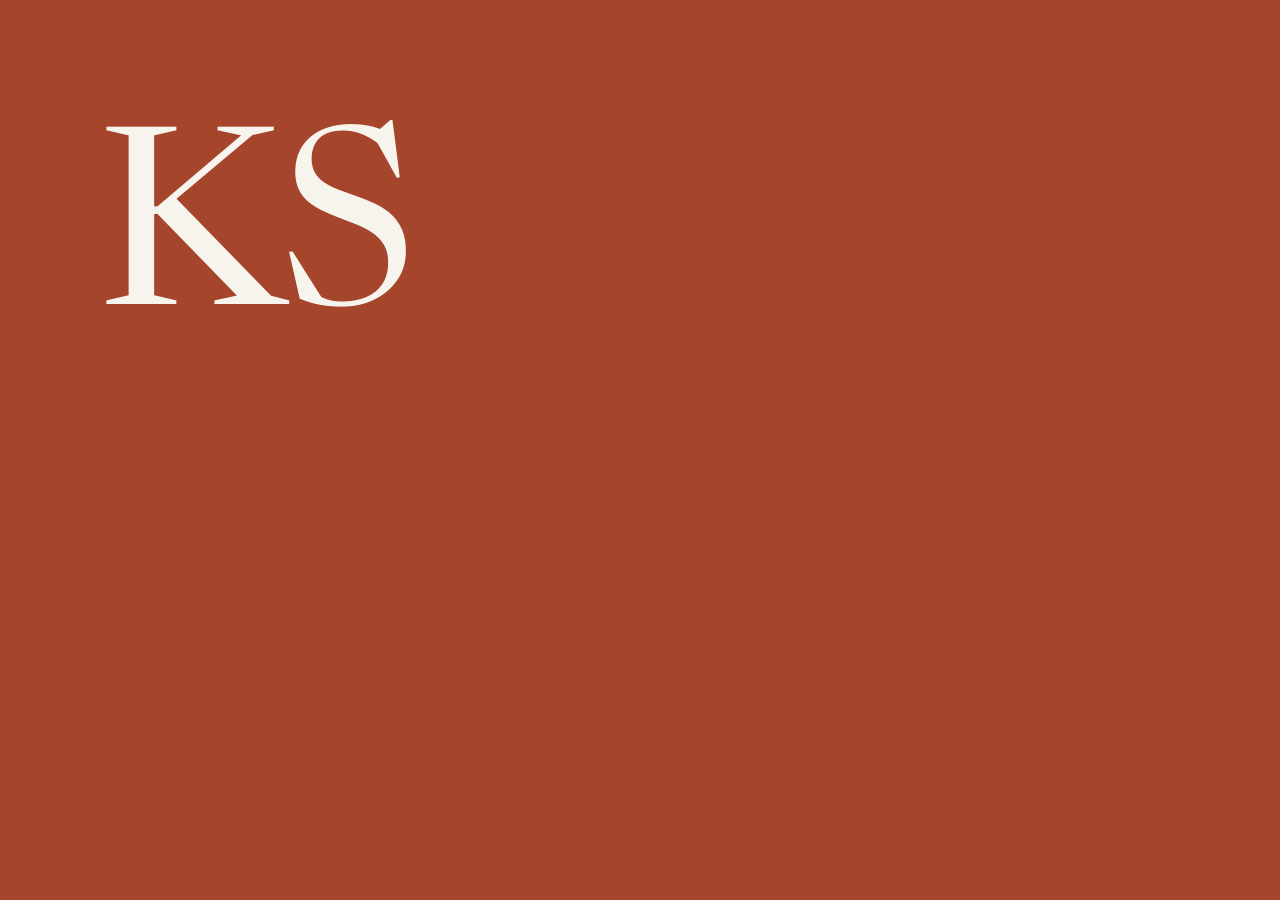
<file: source/icon.html>
<!doctype html>
<!--
  Template for the app icons (apple-touch-icon.png, icon-192.png, icon-512.png,
  favicon.ico). Rendered at 512x512, then downscaled.
  Regenerate with: python scripts/build_assets.py
-->
<html lang="en">
<head>
<meta charset="utf-8">
<title>Icon</title>
<style>
  @font-face { font-family: 'Newsreader'; src: url('../public/fonts/newsreader-latin.woff2') format('woff2'); font-weight: 200 800; }
  * { margin: 0; padding: 0; }
  html, body { width: 512px; height: 512px; overflow: hidden; }
  body {
    background: #A4452C; color: #F7F4EE;
    display: flex; align-items: center; justify-content: center;
    font-family: 'Newsreader', Georgia, serif; font-size: 248px; font-weight: 400;
    letter-spacing: -0.02em; line-height: 1;
  }
  span { transform: translateY(-4%); }
</style>
</head>
<body><span>KS</span></body>
</html>
</file>
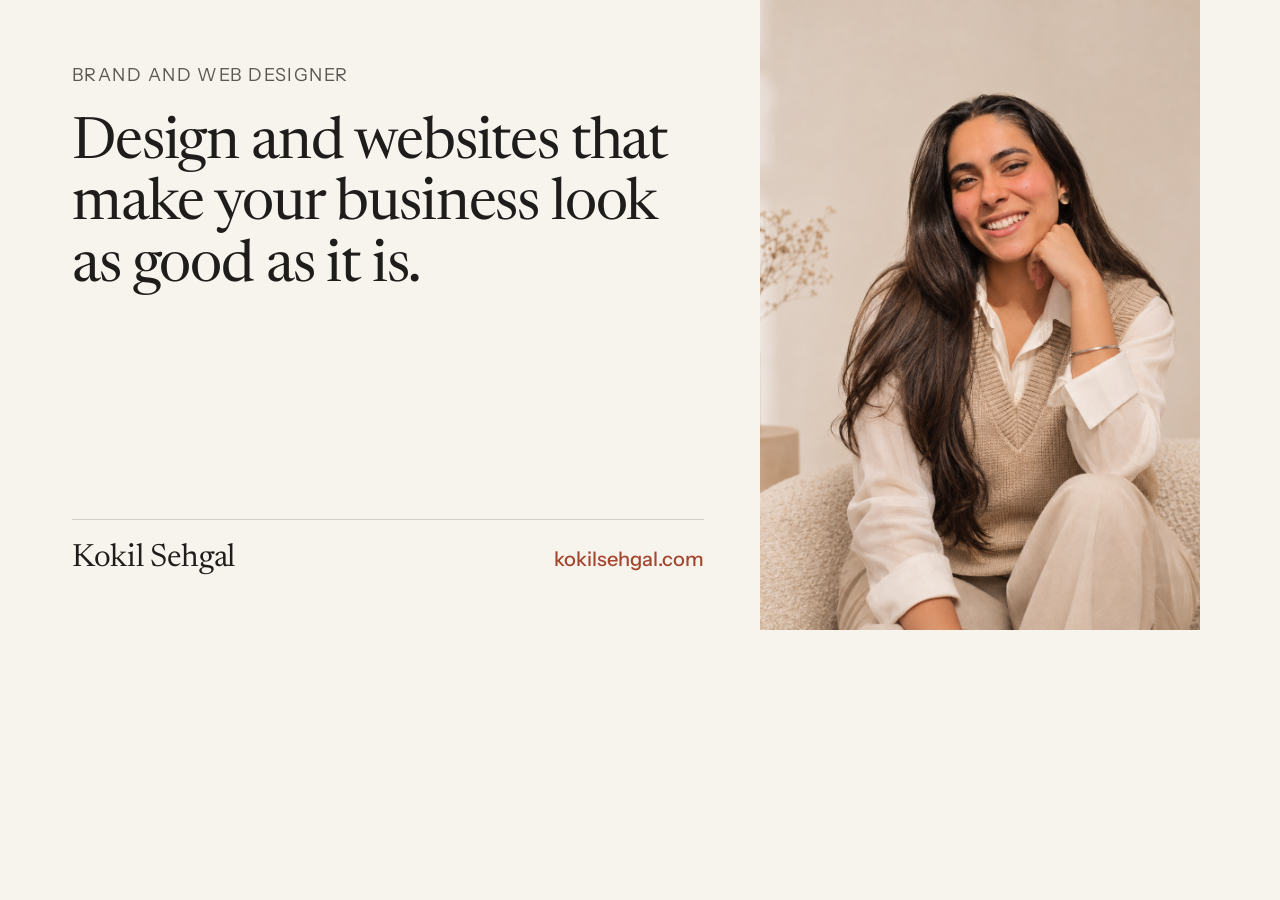
<file: source/og-image.html>
<!doctype html>
<!--
  Template for public/og-image.jpg (the 1200x630 preview shown when the site
  is shared on WhatsApp, LinkedIn, X, iMessage, etc.).
  Regenerate with: python scripts/build_assets.py
-->
<html lang="en">
<head>
<meta charset="utf-8">
<title>OG image</title>
<style>
  @font-face { font-family: 'Newsreader'; src: url('../public/fonts/newsreader-latin.woff2') format('woff2'); font-weight: 200 800; }
  @font-face { font-family: 'Instrument Sans'; src: url('../public/fonts/instrument-sans-latin.woff2') format('woff2'); font-weight: 400 700; }
  * { margin: 0; padding: 0; box-sizing: border-box; }
  html, body { width: 1200px; height: 630px; overflow: hidden; }
  body {
    background: #F7F4EE; color: #1F1D1B;
    font-family: 'Instrument Sans', sans-serif;
    display: grid; grid-template-columns: 1fr 440px;
    -webkit-font-smoothing: antialiased;
  }
  .text { padding: 64px 56px 56px 72px; display: flex; flex-direction: column; }
  .eyebrow { font-size: 18px; letter-spacing: 0.08em; text-transform: uppercase; color: #5C5752; }
  h1 {
    margin-top: 28px; font-family: 'Newsreader', serif; font-weight: 400;
    font-size: 58px; line-height: 1.06; letter-spacing: -0.02em;
  }
  .foot { margin-top: auto; display: flex; align-items: baseline; justify-content: space-between; border-top: 1px solid #D6CEC2; padding-top: 22px; }
  .name { font-family: 'Newsreader', serif; font-size: 32px; letter-spacing: -0.01em; }
  .url { font-size: 20px; font-weight: 500; color: #A4452C; }
  .photo { background: url('images/kokil-hero.png') center 30% / cover no-repeat; }
</style>
</head>
<body>
  <div class="text">
    <p class="eyebrow">Brand and web designer</p>
    <h1>Design and websites that make your business look as good as it is.</h1>
    <div class="foot">
      <span class="name">Kokil Sehgal</span>
      <span class="url">kokilsehgal.com</span>
    </div>
  </div>
  <div class="photo" role="img" aria-label="Portrait of Kokil Sehgal"></div>
</body>
</html>
</file>
